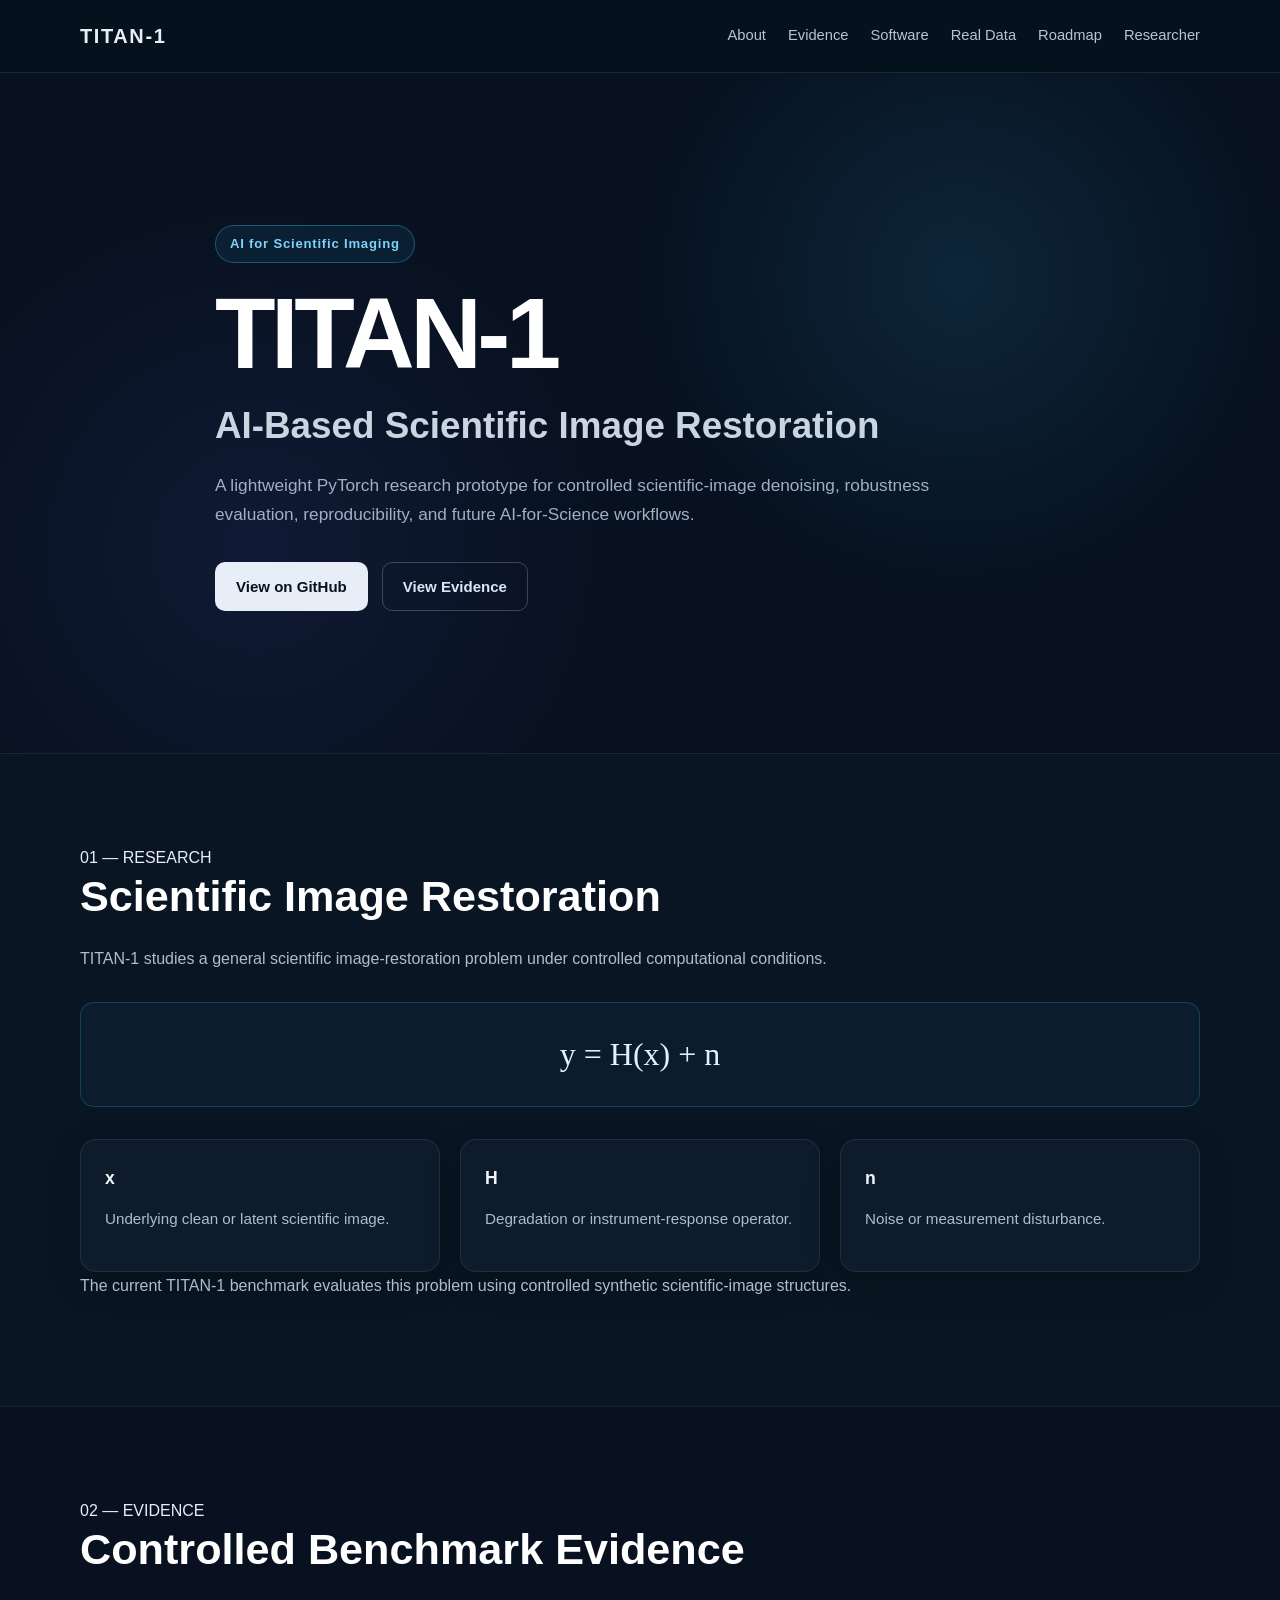
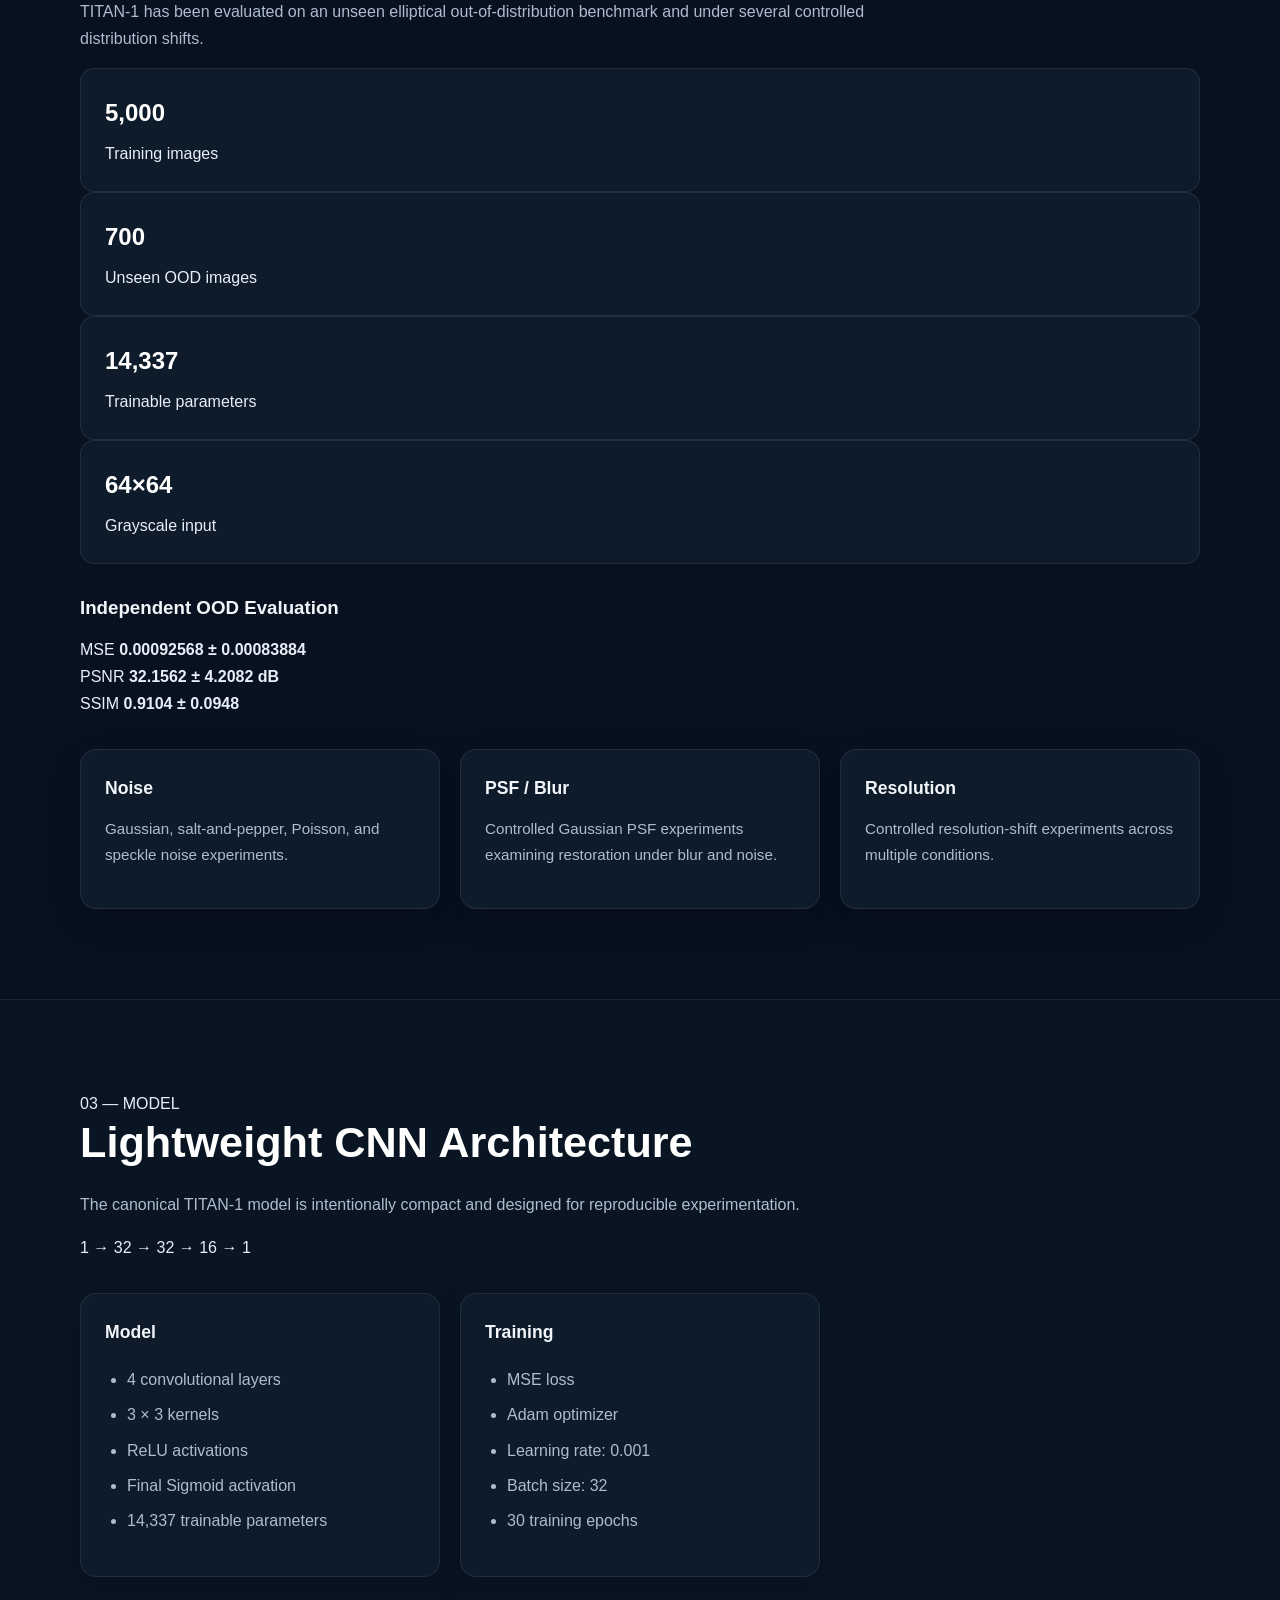
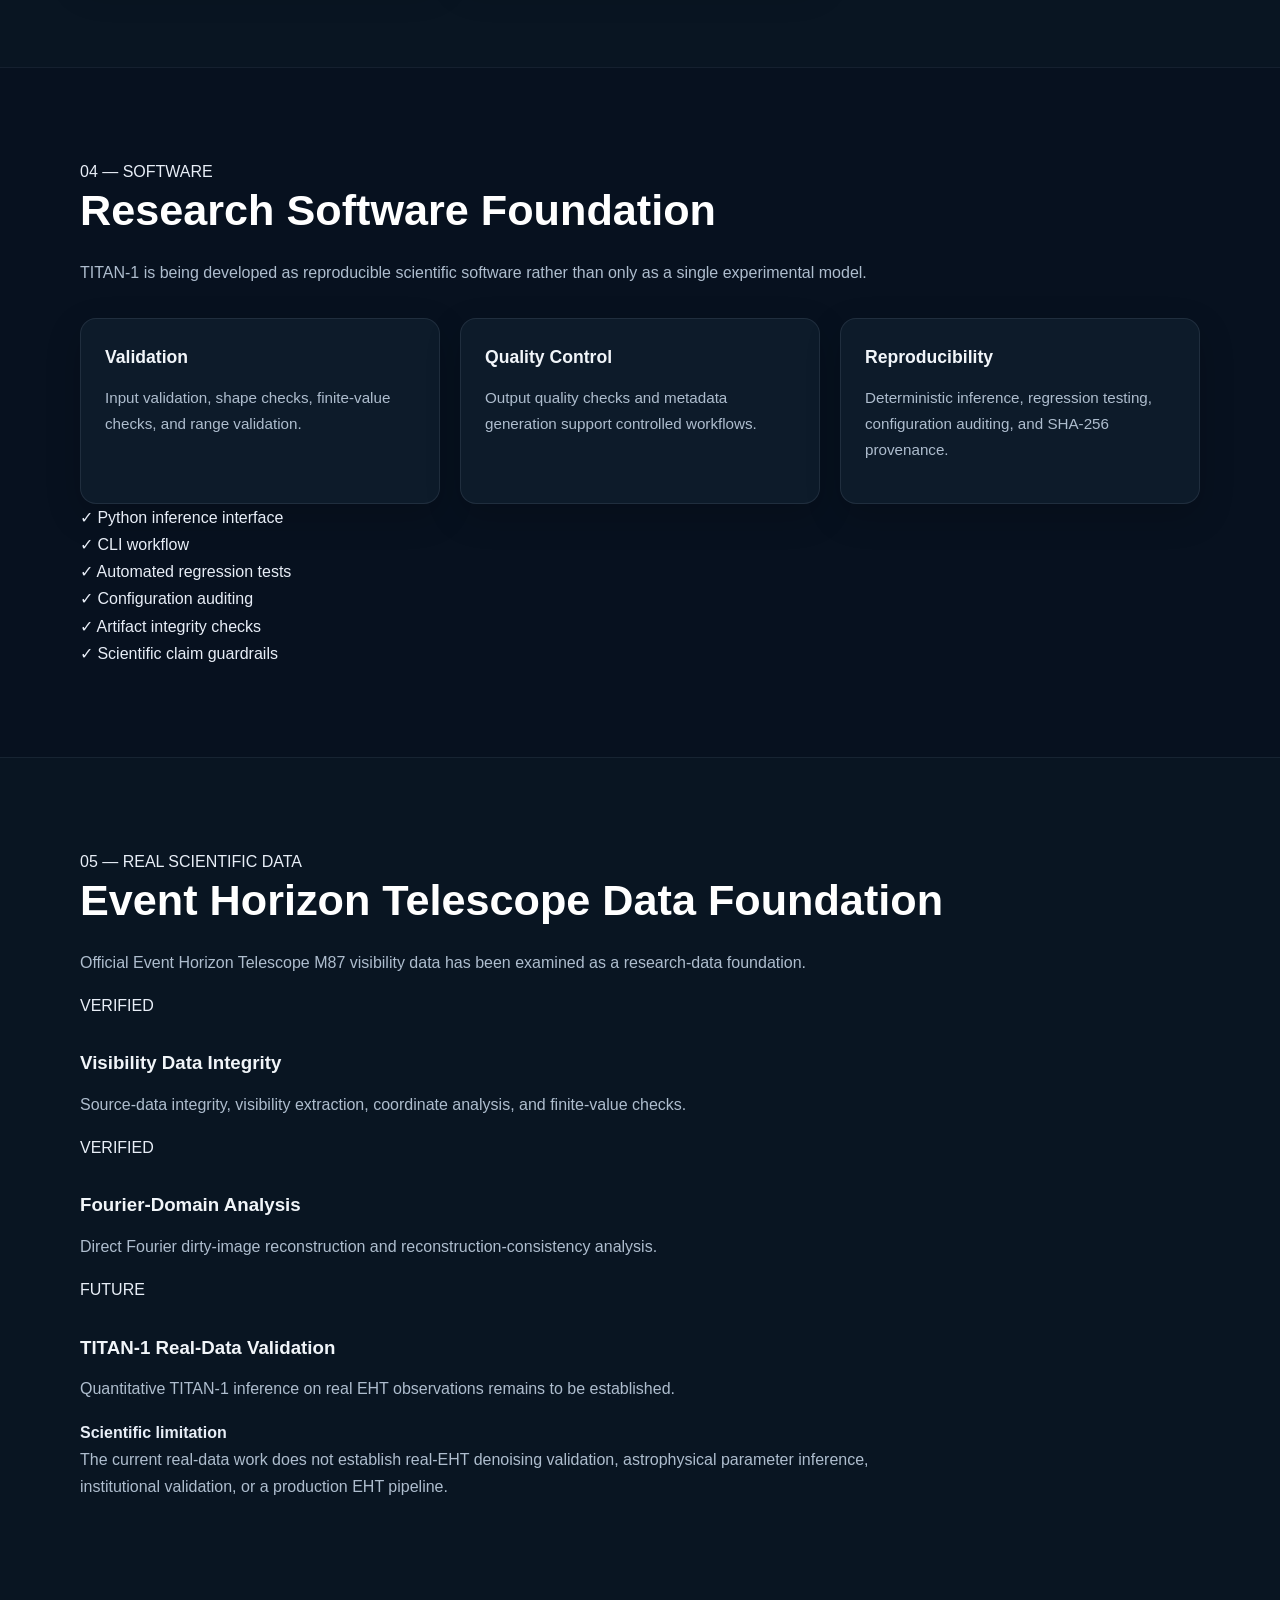
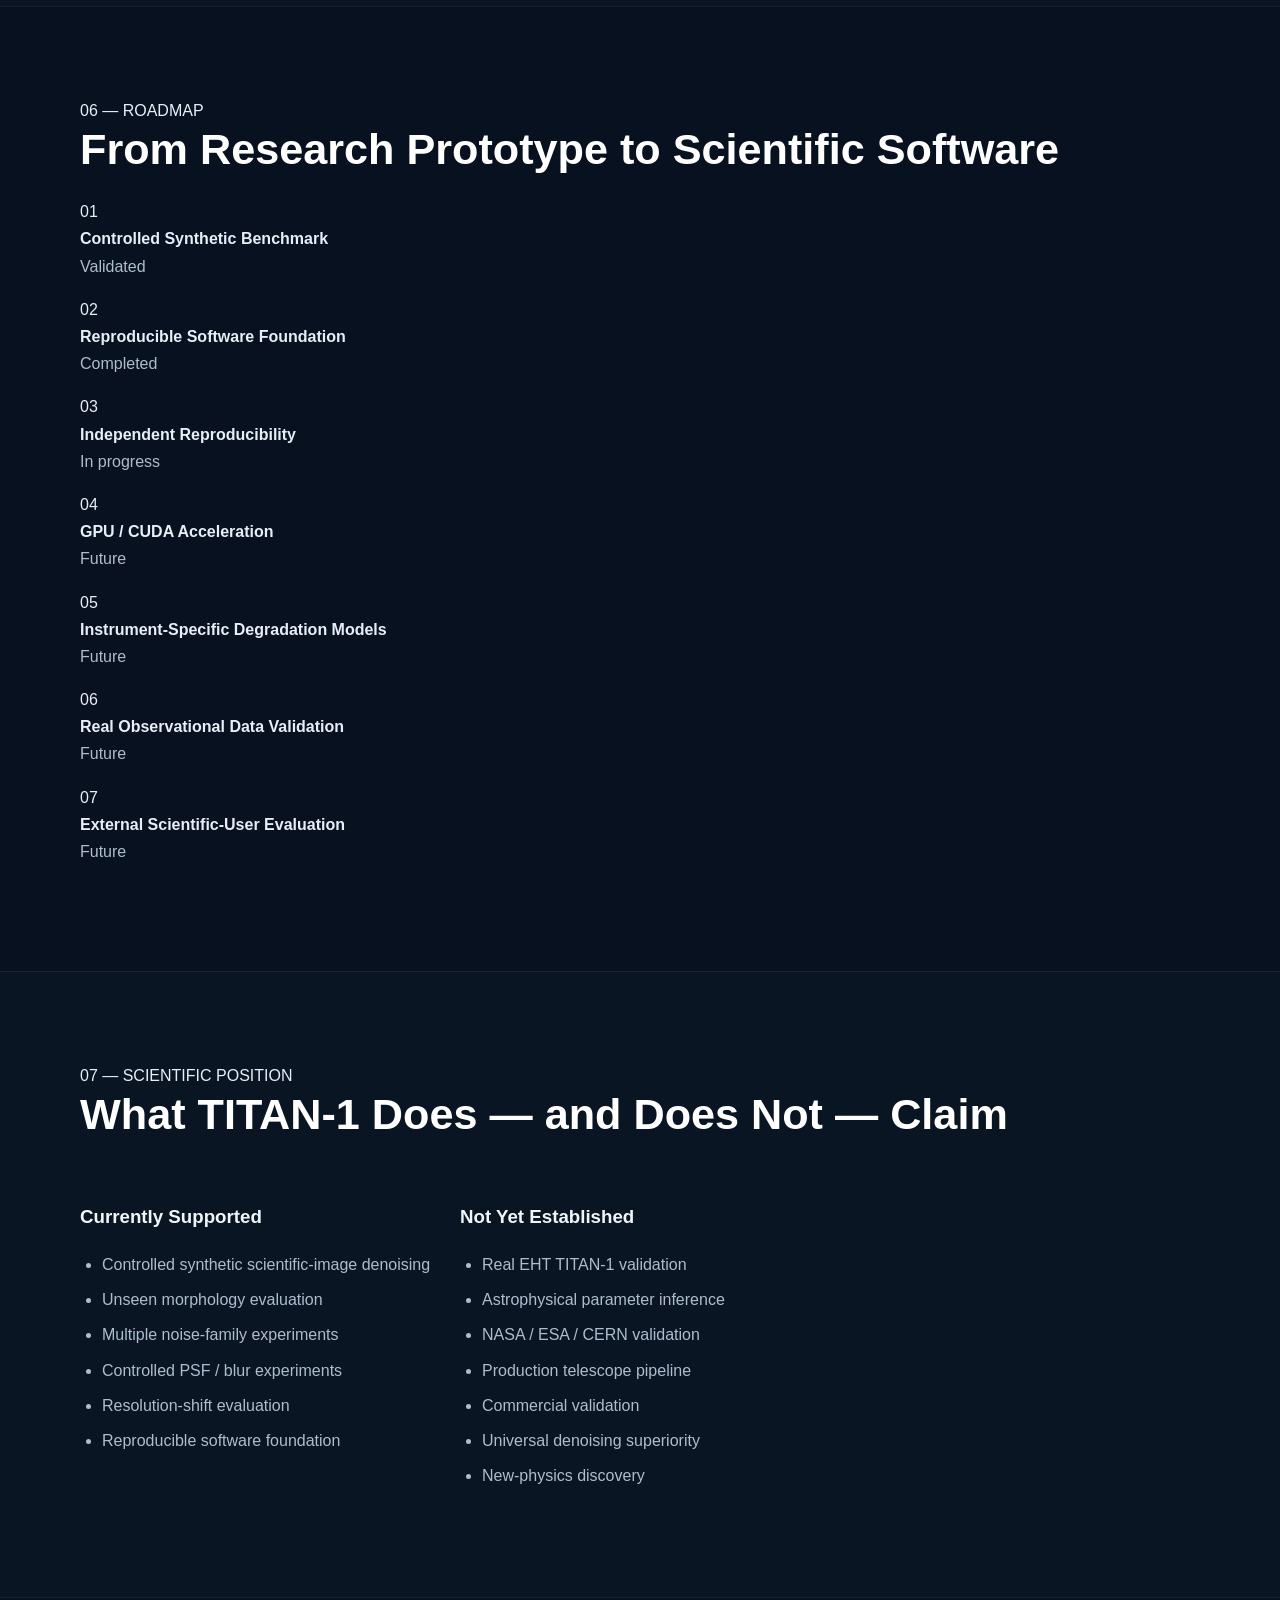
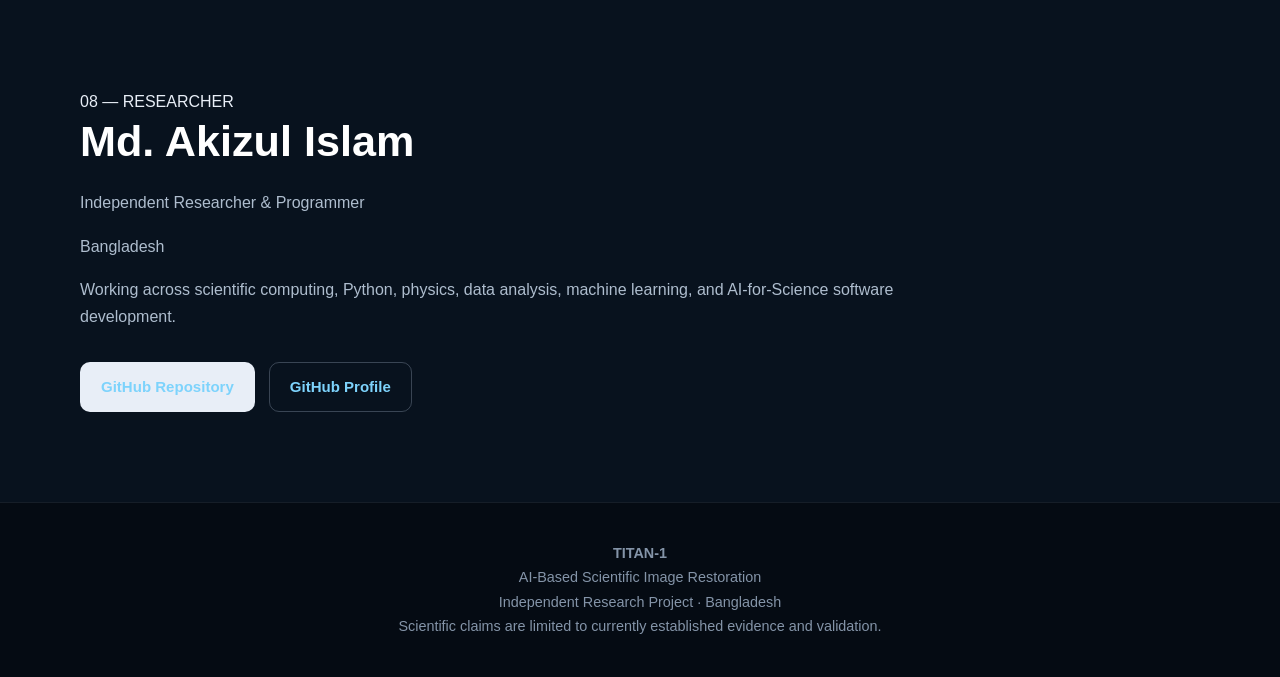
<file: index.html>
<!DOCTYPE html>
<html lang="en">
<head>
  <meta charset="UTF-8">
  <meta name="viewport" content="width=device-width, initial-scale=1.0">

  <title>TITAN-1 | AI-Based Scientific Image Restoration</title>

  <meta
    name="description"
    content="TITAN-1 is a lightweight PyTorch AI-based scientific image restoration prototype for controlled image-denoising research and reproducible computational experiments."
  >

  <link rel="stylesheet" href="style.css">
</head>

<body>

  <!-- Navigation -->
  <header class="navbar">
    <div class="container nav-inner">
      <a href="#" class="logo">TITAN-1</a>

      <nav>
        <a href="#about">About</a>
        <a href="#evidence">Evidence</a>
        <a href="#software">Software</a>
        <a href="#real-data">Real Data</a>
        <a href="#roadmap">Roadmap</a>
        <a href="#researcher">Researcher</a>
      </nav>
    </div>
  </header>


  <!-- Hero -->
  <main>

    <section class="hero">
      <div class="container hero-content">

        <div class="badge">
          AI for Scientific Imaging
        </div>

        <h1>
          TITAN-1
        </h1>

        <h2>
          AI-Based Scientific Image Restoration
        </h2>

        <p class="hero-text">
          A lightweight PyTorch research prototype for controlled
          scientific-image denoising, robustness evaluation,
          reproducibility, and future AI-for-Science workflows.
        </p>

        <div class="hero-buttons">
          <a
            class="button primary"
            href="https://github.com/mdakizulislam1-glitch/TITAN-1-BH-AI"
            target="_blank"
            rel="noopener"
          >
            View on GitHub
          </a>

          <a class="button secondary" href="#evidence">
            View Evidence
          </a>
        </div>

      </div>
    </section>


    <!-- About -->
    <section id="about" class="section">
      <div class="container">

        <div class="section-label">
          01 — RESEARCH
        </div>

        <h2>Scientific Image Restoration</h2>

        <p>
          TITAN-1 studies a general scientific image-restoration problem
          under controlled computational conditions.
        </p>

        <div class="equation">
          y = H(x) + n
        </div>

        <div class="grid three">

          <div class="card">
            <h3>x</h3>
            <p>
              Underlying clean or latent scientific image.
            </p>
          </div>

          <div class="card">
            <h3>H</h3>
            <p>
              Degradation or instrument-response operator.
            </p>
          </div>

          <div class="card">
            <h3>n</h3>
            <p>
              Noise or measurement disturbance.
            </p>
          </div>

        </div>

        <p class="note">
          The current TITAN-1 benchmark evaluates this problem using
          controlled synthetic scientific-image structures.
        </p>

      </div>
    </section>


    <!-- Evidence -->
    <section id="evidence" class="section dark-section">
      <div class="container">

        <div class="section-label">
          02 — EVIDENCE
        </div>

        <h2>Controlled Benchmark Evidence</h2>

        <p>
          TITAN-1 has been evaluated on an unseen elliptical
          out-of-distribution benchmark and under several controlled
          distribution shifts.
        </p>


        <div class="metrics">

          <div class="metric">
            <strong>5,000</strong>
            <span>Training images</span>
          </div>

          <div class="metric">
            <strong>700</strong>
            <span>Unseen OOD images</span>
          </div>

          <div class="metric">
            <strong>14,337</strong>
            <span>Trainable parameters</span>
          </div>

          <div class="metric">
            <strong>64×64</strong>
            <span>Grayscale input</span>
          </div>

        </div>


        <div class="evidence-card">

          <h3>Independent OOD Evaluation</h3>

          <div class="result-row">
            <span>MSE</span>
            <strong>0.00092568 ± 0.00083884</strong>
          </div>

          <div class="result-row">
            <span>PSNR</span>
            <strong>32.1562 ± 4.2082 dB</strong>
          </div>

          <div class="result-row">
            <span>SSIM</span>
            <strong>0.9104 ± 0.0948</strong>
          </div>

        </div>


        <div class="grid three">

          <div class="card">
            <h3>Noise</h3>
            <p>
              Gaussian, salt-and-pepper, Poisson, and speckle
              noise experiments.
            </p>
          </div>

          <div class="card">
            <h3>PSF / Blur</h3>
            <p>
              Controlled Gaussian PSF experiments examining
              restoration under blur and noise.
            </p>
          </div>

          <div class="card">
            <h3>Resolution</h3>
            <p>
              Controlled resolution-shift experiments across
              multiple conditions.
            </p>
          </div>

        </div>

      </div>
    </section>


    <!-- Model -->
    <section class="section">
      <div class="container">

        <div class="section-label">
          03 — MODEL
        </div>

        <h2>Lightweight CNN Architecture</h2>

        <p>
          The canonical TITAN-1 model is intentionally compact and
          designed for reproducible experimentation.
        </p>

        <div class="architecture">
          <span>1</span>
          <span>→</span>
          <span>32</span>
          <span>→</span>
          <span>32</span>
          <span>→</span>
          <span>16</span>
          <span>→</span>
          <span>1</span>
        </div>

        <div class="grid two">

          <div class="card">
            <h3>Model</h3>

            <ul>
              <li>4 convolutional layers</li>
              <li>3 × 3 kernels</li>
              <li>ReLU activations</li>
              <li>Final Sigmoid activation</li>
              <li>14,337 trainable parameters</li>
            </ul>
          </div>

          <div class="card">
            <h3>Training</h3>

            <ul>
              <li>MSE loss</li>
              <li>Adam optimizer</li>
              <li>Learning rate: 0.001</li>
              <li>Batch size: 32</li>
              <li>30 training epochs</li>
            </ul>
          </div>

        </div>

      </div>
    </section>


    <!-- Software -->
    <section id="software" class="section dark-section">
      <div class="container">

        <div class="section-label">
          04 — SOFTWARE
        </div>

        <h2>Research Software Foundation</h2>

        <p>
          TITAN-1 is being developed as reproducible scientific
          software rather than only as a single experimental model.
        </p>

        <div class="grid three">

          <div class="card">
            <h3>Validation</h3>
            <p>
              Input validation, shape checks, finite-value checks,
              and range validation.
            </p>
          </div>

          <div class="card">
            <h3>Quality Control</h3>
            <p>
              Output quality checks and metadata generation
              support controlled workflows.
            </p>
          </div>

          <div class="card">
            <h3>Reproducibility</h3>
            <p>
              Deterministic inference, regression testing,
              configuration auditing, and SHA-256 provenance.
            </p>
          </div>

        </div>

        <div class="software-list">

          <div>✓ Python inference interface</div>
          <div>✓ CLI workflow</div>
          <div>✓ Automated regression tests</div>
          <div>✓ Configuration auditing</div>
          <div>✓ Artifact integrity checks</div>
          <div>✓ Scientific claim guardrails</div>

        </div>

      </div>
    </section>


    <!-- Real Data -->
    <section id="real-data" class="section">
      <div class="container">

        <div class="section-label">
          05 — REAL SCIENTIFIC DATA
        </div>

        <h2>Event Horizon Telescope Data Foundation</h2>

        <p>
          Official Event Horizon Telescope M87 visibility data has
          been examined as a research-data foundation.
        </p>

        <div class="timeline">

          <div class="timeline-item">
            <span class="status verified">VERIFIED</span>
            <h3>Visibility Data Integrity</h3>
            <p>
              Source-data integrity, visibility extraction,
              coordinate analysis, and finite-value checks.
            </p>
          </div>

          <div class="timeline-item">
            <span class="status verified">VERIFIED</span>
            <h3>Fourier-Domain Analysis</h3>
            <p>
              Direct Fourier dirty-image reconstruction and
              reconstruction-consistency analysis.
            </p>
          </div>

          <div class="timeline-item">
            <span class="status future">FUTURE</span>
            <h3>TITAN-1 Real-Data Validation</h3>
            <p>
              Quantitative TITAN-1 inference on real EHT
              observations remains to be established.
            </p>
          </div>

        </div>

        <div class="warning">
          <strong>Scientific limitation</strong>
          <p>
            The current real-data work does not establish real-EHT
            denoising validation, astrophysical parameter inference,
            institutional validation, or a production EHT pipeline.
          </p>
        </div>

      </div>
    </section>


    <!-- Roadmap -->
    <section id="roadmap" class="section dark-section">
      <div class="container">

        <div class="section-label">
          06 — ROADMAP
        </div>

        <h2>From Research Prototype to Scientific Software</h2>

        <div class="roadmap">

          <div class="roadmap-item completed">
            <span>01</span>
            <div>
              <strong>Controlled Synthetic Benchmark</strong>
              <p>Validated</p>
            </div>
          </div>

          <div class="roadmap-item completed">
            <span>02</span>
            <div>
              <strong>Reproducible Software Foundation</strong>
              <p>Completed</p>
            </div>
          </div>

          <div class="roadmap-item active">
            <span>03</span>
            <div>
              <strong>Independent Reproducibility</strong>
              <p>In progress</p>
            </div>
          </div>

          <div class="roadmap-item">
            <span>04</span>
            <div>
              <strong>GPU / CUDA Acceleration</strong>
              <p>Future</p>
            </div>
          </div>

          <div class="roadmap-item">
            <span>05</span>
            <div>
              <strong>Instrument-Specific Degradation Models</strong>
              <p>Future</p>
            </div>
          </div>

          <div class="roadmap-item">
            <span>06</span>
            <div>
              <strong>Real Observational Data Validation</strong>
              <p>Future</p>
            </div>
          </div>

          <div class="roadmap-item">
            <span>07</span>
            <div>
              <strong>External Scientific-User Evaluation</strong>
              <p>Future</p>
            </div>
          </div>

        </div>

      </div>
    </section>


    <!-- Scientific Position -->
    <section class="section">
      <div class="container">

        <div class="section-label">
          07 — SCIENTIFIC POSITION
        </div>

        <h2>What TITAN-1 Does — and Does Not — Claim</h2>

        <div class="grid two">

          <div class="claim positive">
            <h3>Currently Supported</h3>

            <ul>
              <li>Controlled synthetic scientific-image denoising</li>
              <li>Unseen morphology evaluation</li>
              <li>Multiple noise-family experiments</li>
              <li>Controlled PSF / blur experiments</li>
              <li>Resolution-shift evaluation</li>
              <li>Reproducible software foundation</li>
            </ul>
          </div>


          <div class="claim limitation">
            <h3>Not Yet Established</h3>

            <ul>
              <li>Real EHT TITAN-1 validation</li>
              <li>Astrophysical parameter inference</li>
              <li>NASA / ESA / CERN validation</li>
              <li>Production telescope pipeline</li>
              <li>Commercial validation</li>
              <li>Universal denoising superiority</li>
              <li>New-physics discovery</li>
            </ul>
          </div>

        </div>

      </div>
    </section>


    <!-- Researcher -->
    <section id="researcher" class="section researcher">
      <div class="container">

        <div class="section-label">
          08 — RESEARCHER
        </div>

        <h2>Md. Akizul Islam</h2>

        <p class="role">
          Independent Researcher & Programmer
        </p>

        <p>
          Bangladesh
        </p>

        <p class="researcher-text">
          Working across scientific computing, Python, physics,
          data analysis, machine learning, and AI-for-Science
          software development.
        </p>

        <div class="hero-buttons">

          <a
            class="button primary"
            href="https://github.com/mdakizulislam1-glitch/TITAN-1-BH-AI"
            target="_blank"
            rel="noopener"
          >
            GitHub Repository
          </a>

          <a
            class="button secondary"
            href="https://github.com/mdakizulislam1-glitch"
            target="_blank"
            rel="noopener"
          >
            GitHub Profile
          </a>

        </div>

      </div>
    </section>

  </main>


  <!-- Footer -->
  <footer>
    <div class="container footer-inner">

      <div>
        <strong>TITAN-1</strong>
        <p>
          AI-Based Scientific Image Restoration
        </p>
      </div>

      <div>
        <p>
          Independent Research Project · Bangladesh
        </p>

        <p class="footer-note">
          Scientific claims are limited to currently established
          evidence and validation.
        </p>
      </div>

    </div>
  </footer>

</body>
</html>
</file>
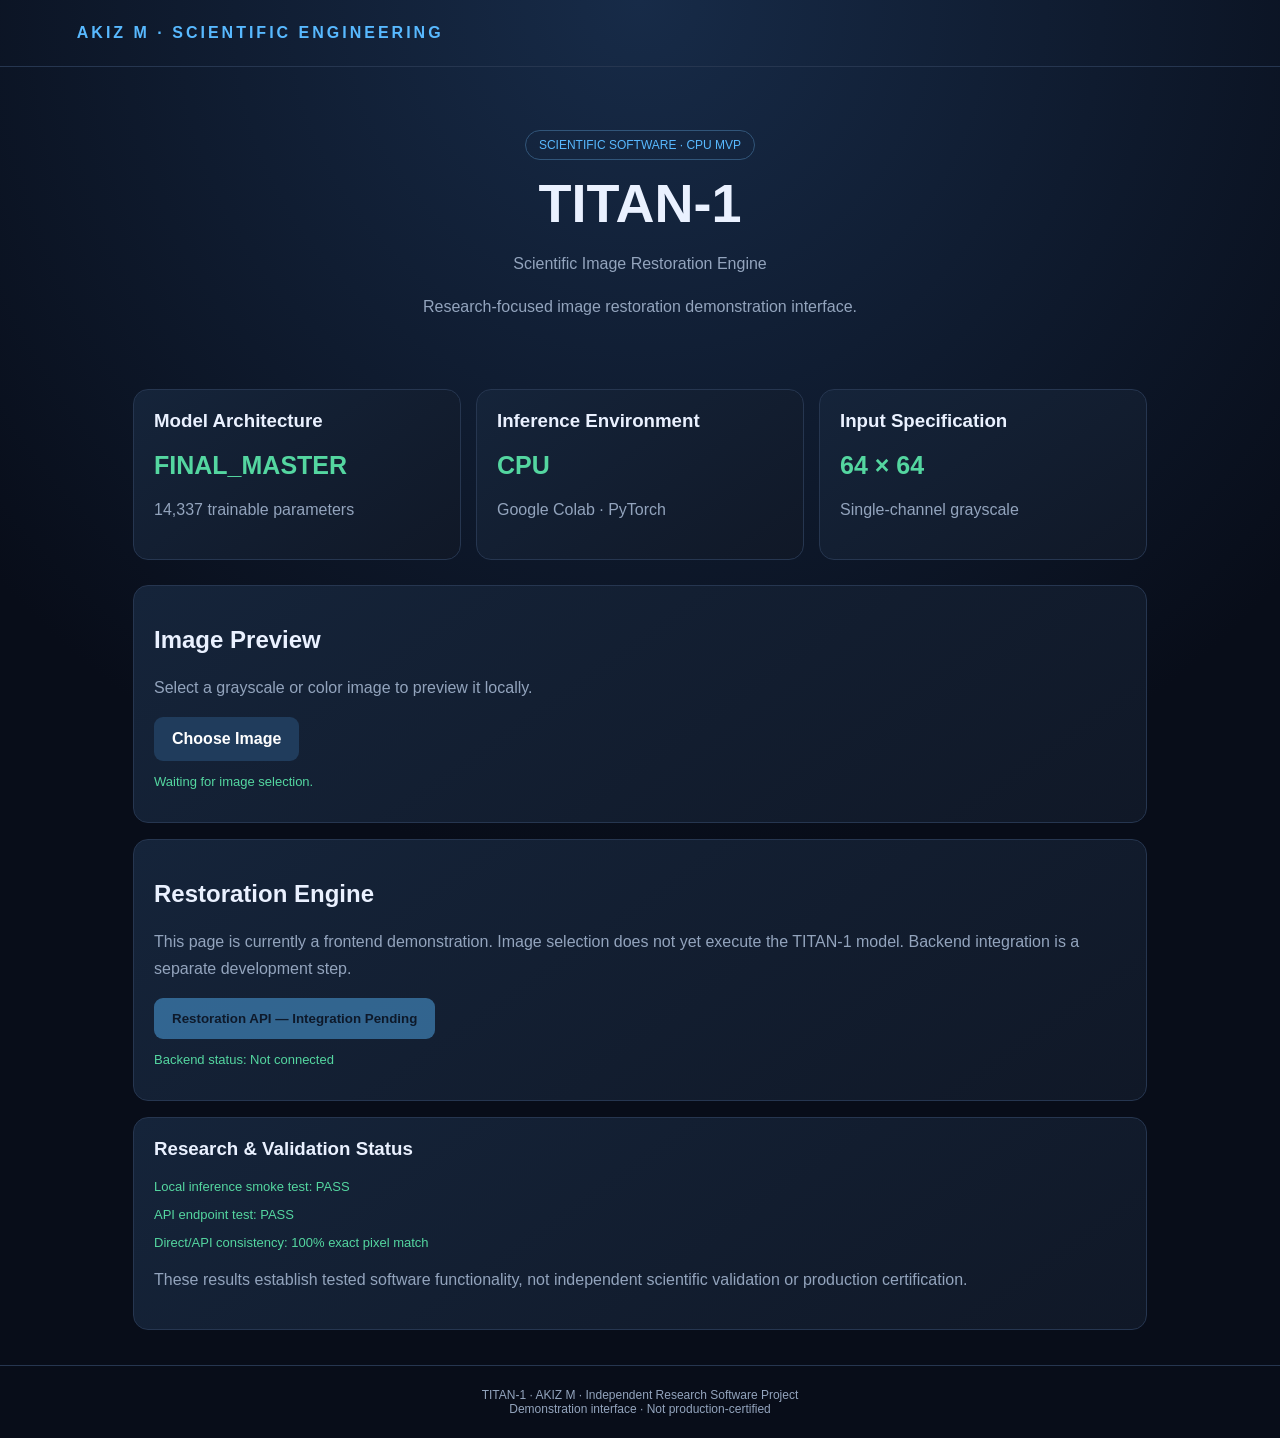
<file: titan1-demo.html>
<!DOCTYPE html>
<html lang="en">
<head>
<meta charset="UTF-8">
<meta name="viewport" content="width=device-width, initial-scale=1.0">
<meta name="theme-color" content="#080d19">
<title>TITAN-1 | Scientific Image Restoration</title>
<style>
:root {
  color-scheme: dark;
  --bg: #080d19;
  --panel: #111a2b;
  --line: #263650;
  --text: #eaf1ff;
  --muted: #93a4bd;
  --accent: #58b9ff;
  --green: #54d6a0;
}
* { box-sizing: border-box; }
body {
  margin: 0;
  background: radial-gradient(circle at top, #172b48, var(--bg) 55%);
  color: var(--text);
  font-family: Arial, sans-serif;
}
header {
  padding: 24px 6%;
  border-bottom: 1px solid var(--line);
}
.brand { color: var(--accent); font-weight: 800; letter-spacing: 3px; }
main { max-width: 1050px; margin: auto; padding: 35px 18px; }
.hero { text-align: center; padding: 28px 0; }
h1 { font-size: clamp(30px, 6vw, 54px); margin: 12px 0; }
.hero p, .muted { color: var(--muted); line-height: 1.7; }
.tag {
  display: inline-block; border: 1px solid #315579;
  padding: 7px 13px; border-radius: 30px;
  color: var(--accent); font-size: 12px;
}
.grid {
  display: grid; grid-template-columns: repeat(auto-fit,minmax(230px,1fr));
  gap: 15px; margin: 25px 0;
}
.card {
  background: linear-gradient(145deg,#15243a,#101827);
  border: 1px solid var(--line); border-radius: 15px;
  padding: 20px;
}
.card h3 { margin-top: 0; }
.value { font-size: 25px; color: var(--green); font-weight: bold; }
button, .upload {
  display: inline-block; border: 0; border-radius: 9px;
  padding: 13px 18px; font-weight: bold; cursor: pointer;
  background: var(--accent); color: #07111f;
}
.upload { background: #203c5c; color: white; }
input { display: none; }
.preview {
  width: 100%; max-height: 340px; object-fit: contain;
  background: #050914; border: 1px solid var(--line);
  border-radius: 10px; margin-top: 12px;
}
.status { color: var(--green); font-size: 13px; }
footer {
  border-top: 1px solid var(--line); padding: 22px;
  text-align: center; color: var(--muted); font-size: 12px;
}
button:focus-visible,.upload:focus-visible {
  outline: 3px solid white; outline-offset: 3px;
}
@media(max-width:500px) {
  main { padding: 20px 13px; }
  .hero { padding: 15px 0; }
}
</style>
</head>
<body>
<header>
  <div class="brand">AKIZ M · SCIENTIFIC ENGINEERING</div>
</header>
<main>
  <section class="hero">
    <span class="tag">SCIENTIFIC SOFTWARE · CPU MVP</span>
    <h1>TITAN-1</h1>
    <p>Scientific Image Restoration Engine</p>
    <p>Research-focused image restoration demonstration interface.</p>
  </section>

  <section class="grid">
    <div class="card">
      <h3>Model Architecture</h3>
      <div class="value">FINAL_MASTER</div>
      <p class="muted">14,337 trainable parameters</p>
    </div>
    <div class="card">
      <h3>Inference Environment</h3>
      <div class="value">CPU</div>
      <p class="muted">Google Colab · PyTorch</p>
    </div>
    <div class="card">
      <h3>Input Specification</h3>
      <div class="value">64 × 64</div>
      <p class="muted">Single-channel grayscale</p>
    </div>
  </section>

  <section class="card">
    <h2>Image Preview</h2>
    <p class="muted">Select a grayscale or color image to preview it locally.</p>
    <label class="upload" for="imageInput">Choose Image</label>
    <input id="imageInput" type="file" accept="image/*">
    <img id="preview" class="preview" alt="Selected image preview" hidden>
    <p id="fileStatus" class="status">Waiting for image selection.</p>
  </section>

  <section class="card" style="margin-top:16px">
    <h2>Restoration Engine</h2>
    <p class="muted">
      This page is currently a frontend demonstration.
      Image selection does not yet execute the TITAN-1 model.
      Backend integration is a separate development step.
    </p>
    <button type="button" disabled style="opacity:.45;cursor:not-allowed">
      Restoration API — Integration Pending
    </button>
    <p class="status">Backend status: Not connected</p>
  </section>

  <section class="card" style="margin-top:16px">
    <h3>Research & Validation Status</h3>
    <p class="status">Local inference smoke test: PASS</p>
    <p class="status">API endpoint test: PASS</p>
    <p class="status">Direct/API consistency: 100% exact pixel match</p>
    <p class="muted">
      These results establish tested software functionality, not
      independent scientific validation or production certification.
    </p>
  </section>
</main>
<footer>
  TITAN-1 · AKIZ M · Independent Research Software Project<br>
  Demonstration interface · Not production-certified
</footer>
<script>
const input = document.getElementById("imageInput");
const preview = document.getElementById("preview");
const status = document.getElementById("fileStatus");
let currentURL = null;

input.addEventListener("change", () => {
  const file = input.files && input.files[0];
  if (!file) return;

  if (!file.type.startsWith("image/")) {
    status.textContent = "Please select a valid image.";
    return;
  }

  if (currentURL) URL.revokeObjectURL(currentURL);
  currentURL = URL.createObjectURL(file);
  preview.src = currentURL;
  preview.hidden = false;
  status.textContent =
    "Image loaded locally: " + file.name +
    " (" + Math.round(file.size / 1024) + " KB)";
});
</script>
</body>
</html>
</file>
<file: style.css>
/* =========================================================
   TITAN-1 — Scientific Image Restoration
   Repair-only stylesheet
   ========================================================= */

* {
    margin: 0;
    padding: 0;
    box-sizing: border-box;
}

html {
    scroll-behavior: smooth;
}

body {
    font-family: -apple-system, BlinkMacSystemFont, "Segoe UI", Roboto,
        Helvetica, Arial, sans-serif;
    background: #07111f;
    color: #e8eef7;
    line-height: 1.7;
}

a {
    color: inherit;
    text-decoration: none;
}

img {
    max-width: 100%;
    height: auto;
    display: block;
}

.container {
    width: min(1120px, 92%);
    margin: 0 auto;
}

/* =========================
   Navigation
   ========================= */

.navbar {
    position: sticky;
    top: 0;
    z-index: 1000;
    background: rgba(7, 17, 31, 0.94);
    border-bottom: 1px solid rgba(148, 163, 184, 0.15);
    backdrop-filter: blur(12px);
}

.nav-inner {
    min-height: 72px;
    display: flex;
    align-items: center;
    justify-content: space-between;
    gap: 24px;
}

.logo {
    font-size: 1.25rem;
    font-weight: 800;
    letter-spacing: 0.08em;
}

.navbar nav {
    display: flex;
    align-items: center;
    justify-content: flex-end;
    gap: 22px;
    flex-wrap: wrap;
}

.navbar nav a {
    color: #b8c4d6;
    font-size: 0.92rem;
    transition: color 0.2s ease;
}

.navbar nav a:hover {
    color: #ffffff;
}

/* =========================
   Hero
   ========================= */

.hero {
    min-height: 680px;
    display: flex;
    align-items: center;
    padding: 90px 0 80px;
    background:
        radial-gradient(circle at 75% 30%, rgba(56, 189, 248, 0.12), transparent 30%),
        radial-gradient(circle at 20% 70%, rgba(99, 102, 241, 0.10), transparent 32%),
        #07111f;
}

.hero-content {
    max-width: 850px;
}

.badge {
    display: inline-block;
    margin-bottom: 24px;
    padding: 7px 14px;
    border: 1px solid rgba(56, 189, 248, 0.35);
    border-radius: 999px;
    color: #7dd3fc;
    background: rgba(56, 189, 248, 0.08);
    font-size: 0.82rem;
    font-weight: 700;
    letter-spacing: 0.06em;
}

.hero h1 {
    font-size: clamp(3rem, 8vw, 6.2rem);
    line-height: 0.95;
    letter-spacing: -0.045em;
    margin-bottom: 22px;
    color: #ffffff;
}

.hero h2 {
    max-width: 800px;
    font-size: clamp(1.45rem, 3vw, 2.3rem);
    line-height: 1.25;
    font-weight: 600;
    color: #cbd5e1;
    margin-bottom: 22px;
}

.hero-text {
    max-width: 760px;
    color: #9fb0c4;
    font-size: 1.08rem;
}

.hero-buttons {
    display: flex;
    gap: 14px;
    flex-wrap: wrap;
    margin-top: 32px;
}

/* =========================
   Buttons
   ========================= */

.button {
    display: inline-flex;
    align-items: center;
    justify-content: center;
    min-height: 46px;
    padding: 11px 20px;
    border-radius: 10px;
    font-weight: 700;
    font-size: 0.94rem;
    border: 1px solid transparent;
    transition: transform 0.2s ease, background 0.2s ease,
        border-color 0.2s ease;
}

.button:hover {
    transform: translateY(-2px);
}

.button.primary {
    background: #e8eef7;
    color: #07111f;
}

.button.primary:hover {
    background: #ffffff;
}

.button.secondary {
    background: transparent;
    color: #dbe7f5;
    border-color: rgba(148, 163, 184, 0.35);
}

.button.secondary:hover {
    background: rgba(148, 163, 184, 0.08);
    border-color: rgba(148, 163, 184, 0.6);
}

/* =========================
   Sections
   ========================= */

.section {
    padding: 90px 0;
    border-top: 1px solid rgba(148, 163, 184, 0.10);
}

.section:nth-of-type(even) {
    background: #091522;
}

.section h2 {
    font-size: clamp(1.8rem, 4vw, 2.7rem);
    line-height: 1.2;
    color: #ffffff;
    margin-bottom: 22px;
}

.section h3 {
    color: #f1f5f9;
    margin-top: 28px;
    margin-bottom: 12px;
}

.section p {
    max-width: 850px;
    color: #aebdce;
    margin-bottom: 16px;
}

.section ul {
    max-width: 850px;
    margin: 18px 0 18px 22px;
    color: #aebdce;
}

.section li {
    margin-bottom: 8px;
}

/* =========================
   Scientific equation
   ========================= */

.equation {
    margin: 30px 0;
    padding: 24px;
    border: 1px solid rgba(56, 189, 248, 0.22);
    border-radius: 14px;
    background: rgba(56, 189, 248, 0.05);
    text-align: center;
    font-size: clamp(1.3rem, 3vw, 2rem);
    color: #e0f2fe;
    font-family: Georgia, "Times New Roman", serif;
}

/* =========================
   Cards / grids
   ========================= */

.grid,
.cards,
.card-grid {
    display: grid;
    grid-template-columns: repeat(3, minmax(0, 1fr));
    gap: 20px;
    margin-top: 32px;
}

.card {
    padding: 24px;
    border: 1px solid rgba(148, 163, 184, 0.14);
    border-radius: 16px;
    background: #0d1b2a;
    box-shadow: 0 12px 35px rgba(0, 0, 0, 0.18);
}

.card h3 {
    margin-top: 0;
    font-size: 1.1rem;
}

.card p {
    font-size: 0.95rem;
}

/* =========================
   Metrics / evidence
   ========================= */

.metric,
.stat {
    padding: 24px;
    border: 1px solid rgba(148, 163, 184, 0.14);
    border-radius: 14px;
    background: #0d1b2a;
}

.metric strong,
.stat strong {
    display: block;
    margin-bottom: 6px;
    color: #ffffff;
    font-size: 1.5rem;
}

/* =========================
   Code / technical content
   ========================= */

code {
    padding: 2px 6px;
    border-radius: 5px;
    background: rgba(148, 163, 184, 0.10);
    color: #bae6fd;
}

pre {
    overflow-x: auto;
    margin: 24px 0;
    padding: 20px;
    border-radius: 12px;
    background: #050b13;
    border: 1px solid rgba(148, 163, 184, 0.14);
    color: #dbeafe;
}

/* =========================
   Images
   ========================= */

.section img {
    margin: 28px auto;
    border-radius: 14px;
    border: 1px solid rgba(148, 163, 184, 0.15);
}

/* =========================
   Tables
   ========================= */

table {
    width: 100%;
    margin: 28px 0;
    border-collapse: collapse;
    overflow: hidden;
    border: 1px solid rgba(148, 163, 184, 0.15);
    background: #0d1b2a;
}

th,
td {
    padding: 13px 15px;
    text-align: left;
    border-bottom: 1px solid rgba(148, 163, 184, 0.12);
}

th {
    color: #ffffff;
    background: rgba(148, 163, 184, 0.08);
}

td {
    color: #b8c6d8;
}

/* =========================
   Researcher section
   ========================= */

#researcher {
    background: #08121e;
}

#researcher strong {
    color: #ffffff;
}

#researcher a {
    color: #7dd3fc;
}

#researcher a:hover {
    text-decoration: underline;
}

/* =========================
   Footer
   ========================= */

footer {
    padding: 38px 0;
    border-top: 1px solid rgba(148, 163, 184, 0.12);
    background: #050b13;
    color: #8494a8;
    text-align: center;
    font-size: 0.9rem;
}

footer a {
    color: #a5d8f3;
}

/* =========================
   Responsive
   ========================= */

@media (max-width: 850px) {
    .nav-inner {
        padding: 14px 0;
        align-items: flex-start;
        flex-direction: column;
    }

    .navbar nav {
        justify-content: flex-start;
        gap: 12px 18px;
    }

    .hero {
        min-height: auto;
        padding: 75px 0 65px;
    }

    .grid,
    .cards,
    .card-grid {
        grid-template-columns: 1fr 1fr;
    }

    .section {
        padding: 70px 0;
    }
}

@media (max-width: 600px) {
    .container {
        width: min(92%, 520px);
    }

    .navbar nav {
        font-size: 0.85rem;
    }

    .hero {
        padding: 60px 0 55px;
    }

    .hero h1 {
        font-size: 3.5rem;
    }

    .hero h2 {
        font-size: 1.4rem;
    }

    .hero-text {
        font-size: 1rem;
    }

    .hero-buttons {
        flex-direction: column;
        align-items: stretch;
    }

    .button {
        width: 100%;
    }

    .grid,
    .cards,
    .card-grid {
        grid-template-columns: 1fr;
    }

    .section {
        padding: 58px 0;
    }

    table {
        display: block;
        overflow-x: auto;
        white-space: nowrap;
    }
}
</file>
